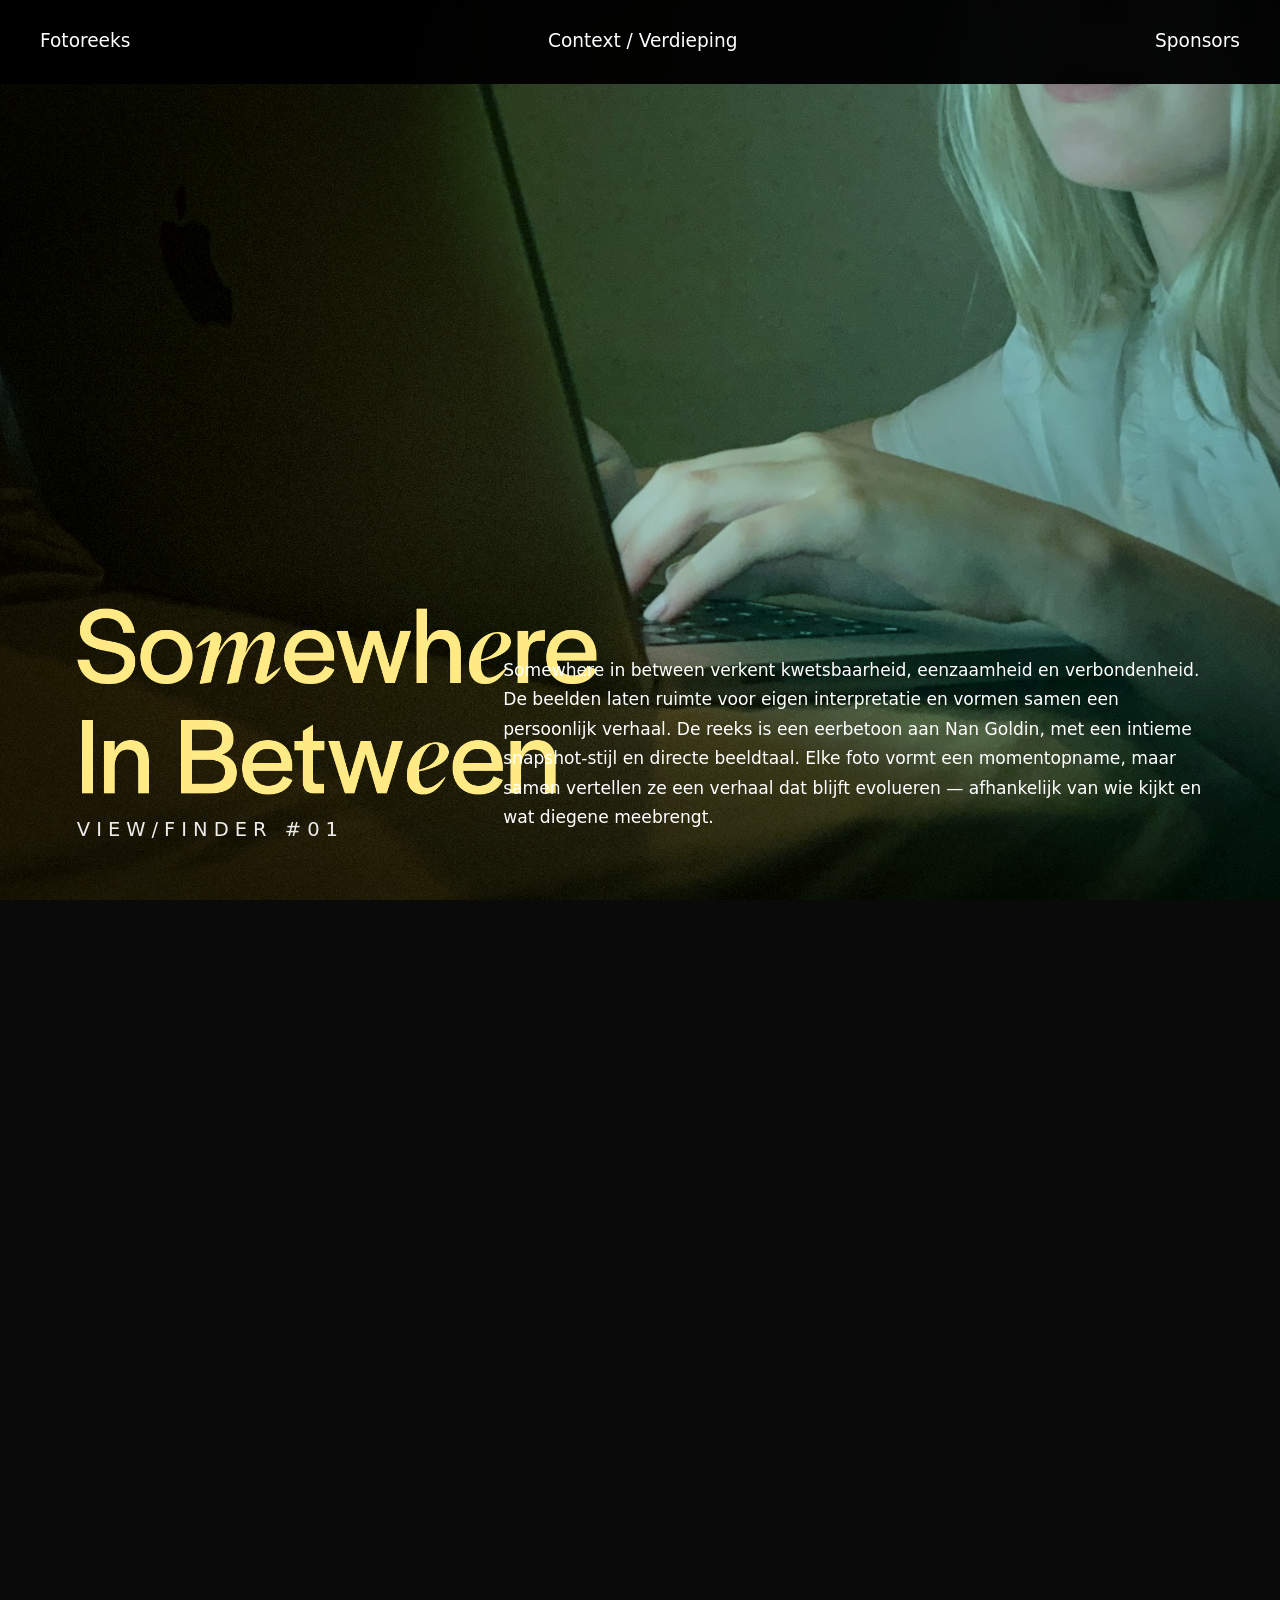
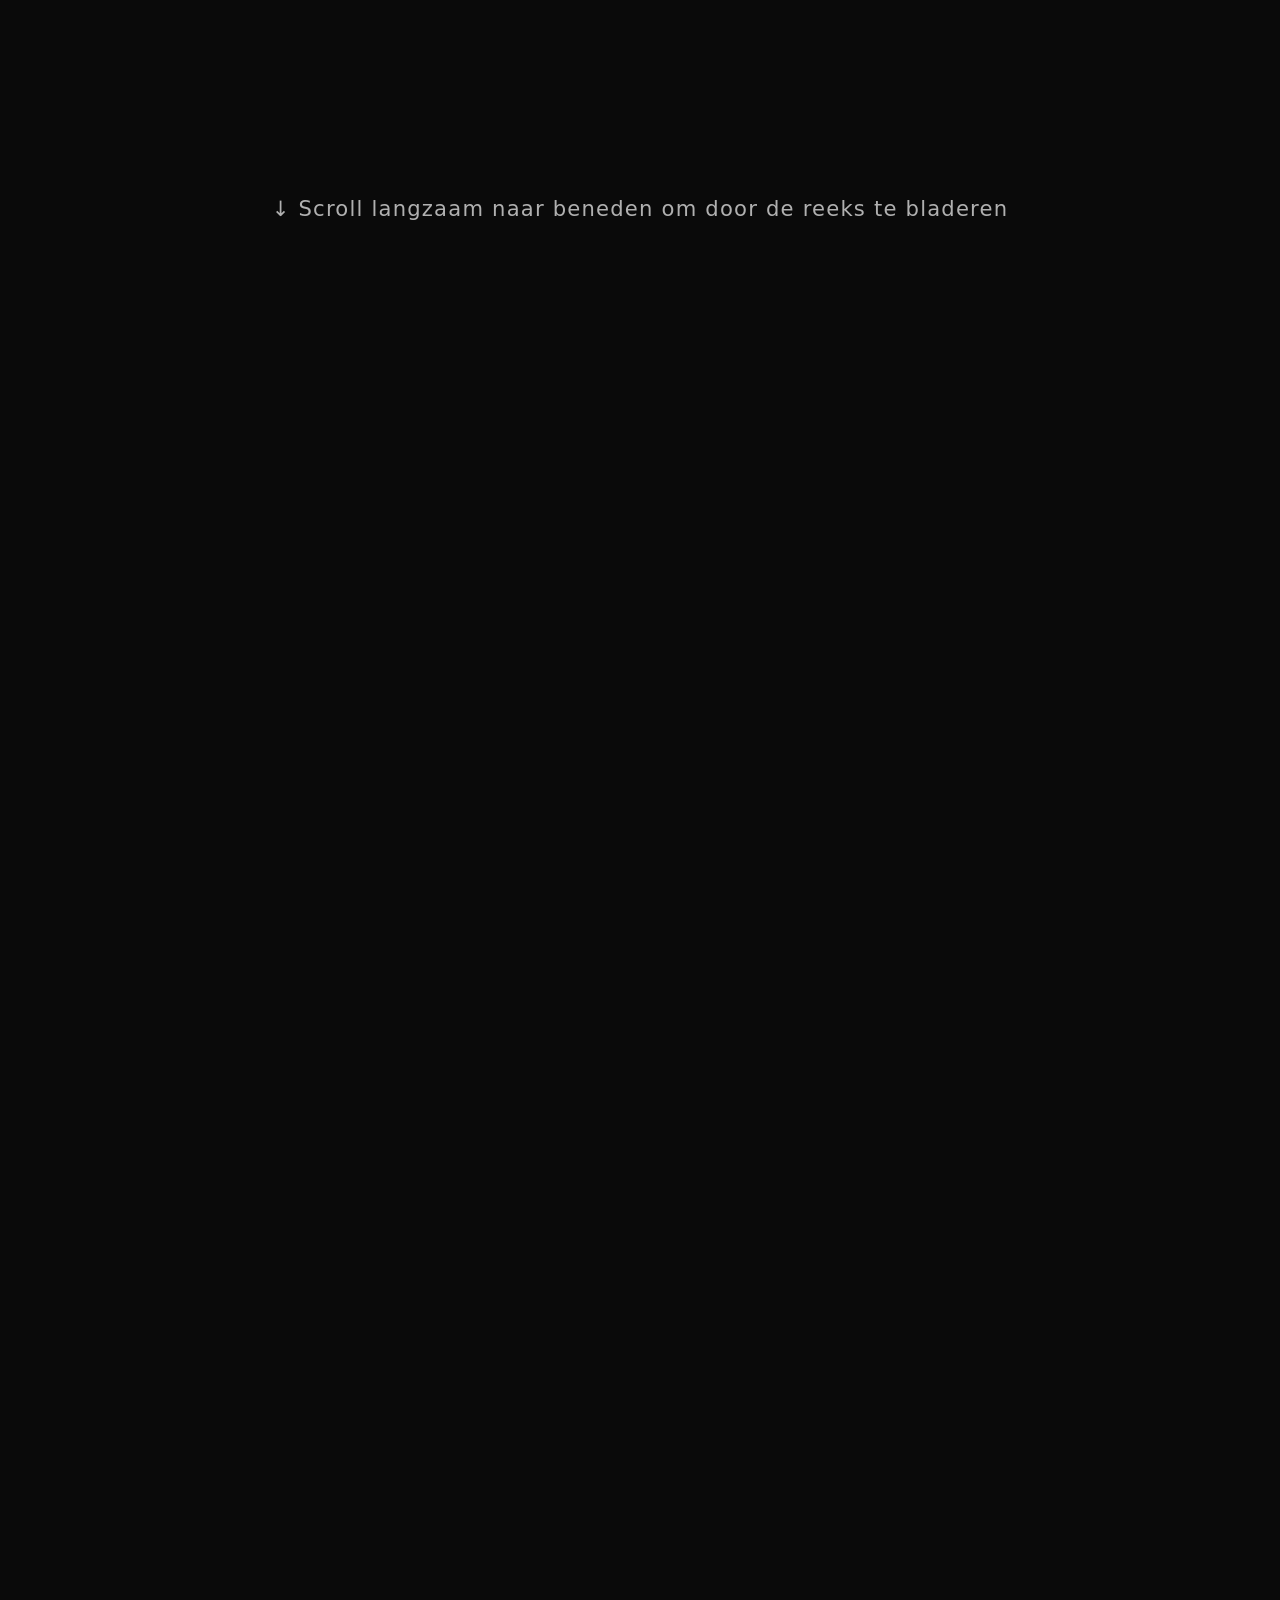
<file: index.html>
<!DOCTYPE html>
<html lang="nl">
<head>
    <meta charset="UTF-8">
    <meta name="viewport" content="width=device-width, initial-scale=1.0">
    <title>Somewhere In Between • VIEW/FINDER #01</title>
    <link rel="stylesheet" href="styles.css">
</head>
<body>
    <!-- NAVIGATIE -->
    <nav class="navbar">
        <!-- Navigatie rechts -->
            <div class="nav-container">
                <a href="fotoreeks.html" class="nav-link">Fotoreeks</a>
                <a href="context.html" class="nav-link">Context / Verdieping</a>
                <a href="sponsors.html" class="nav-link">Sponsors</a>
            </div>
    </nav>

    <!-- FOTO CONTAINER -->
    <div class="photo-container">
        <img src="Foto 1.png" id="main-photo" alt="Somewhere In Between" class="main-photo">
    </div>

    <!-- LOGO + SUBTITLE -->
    <div class="logo-overlay">
        <img src="Logo.png" alt="Somewhere In Between" class="logo">
        <p class="subtitle">VIEW/FINDER #01</p>
    </div>

    <!-- FIXED TEKST -->
    <div class="fixed-text">
        Somewhere in between verkent kwetsbaarheid, eenzaamheid en verbondenheid.
        De beelden laten ruimte voor eigen interpretatie en vormen samen een persoonlijk verhaal. 
        De reeks is een eerbetoon aan Nan Goldin, met een intieme snapshot-stijl en directe beeldtaal. 
        Elke foto vormt een momentopname, maar samen vertellen ze een verhaal dat blijft evolueren — 
        afhankelijk van wie kijkt en wat diegene meebrengt.
    </div>

    <!-- SCROLL INHOUD -->
    <div class="scroll-content">
        <div class="scroll-spacer"></div>
        <div class="hint">
            ↓ Scroll langzaam naar beneden om door de reeks te bladeren
        </div>
    </div>

    <script src="script.js"></script>
</body>
</html>
</file>
<file: styles.css>
/* ==================== HOME PAGINA ==================== */
* {
    margin: 0;
    padding: 0;
    box-sizing: border-box;
}

body {
    font-family: system-ui, -apple-system, BlinkMacSystemFont, 'Segoe UI', Roboto, sans-serif;
    background: #0a0a0a;
    color: #fff;
    overflow-x: hidden;
    line-height: 1.65;
}

/* FOTO CONTAINER */
.photo-container {
    position: fixed;
    top: 0;
    left: 0;
    width: 100%;
    height: 100vh;
    z-index: -1;
}

.main-photo {
    width: 100%;
    height: 100%;
    object-fit: cover;
    transition: opacity 0.4s ease-in-out;
    filter: contrast(1.05);
}

/* LOGO OVERLAY */
.logo-overlay {
    position: fixed;
    bottom: 6%;
    left: 6%;
    z-index: 10;
    pointer-events: none;
}

.logo {
    width: 520px;
    max-width: 74vw;
    height: auto;
}

.subtitle {
    font-size: 1.22rem;
    letter-spacing: 6px;
    margin-top: 10px;
    color: #ffffff;
    opacity: 0.92;
    display: flex;
}

/* FIXED TEKST - geen shadow */
.fixed-text {
    position: fixed;
    bottom: 7.5%;
    right: 6%;
    max-width: 700px;
    z-index: 20;
    font-size: 1.07rem;
    line-height: 1.72;
    color: #ffffff;
    display: flex;
}

/* SCROLL INHOUD - BELANGRIJK: verhoogd voor lage sensitivity */
.scroll-content {
    position: relative;
    z-index: 5;
    min-height: 1250vh;     /* Veel hoger zodat sensitivity 0.5 alle foto's bereikt */
    padding-top: 108vh;
}

.scroll-spacer {
    height: 80vh;
}

.hint {
    text-align: center;
    font-size: 1.32rem;
    opacity: 0.68;
    padding: 100px 0 160px;
    letter-spacing: 1.2px;
}

/* RESPONSIVE */
@media (max-width: 860px) {
    .logo { width: 420px; }
    
    .fixed-text {
        right: 5%;
        left: 5%;
        max-width: none;
        bottom: 6%;
        font-size: 1.02rem;
    }
    
    .logo-overlay {
        bottom: 17%;
        left: 5%;
    }
    
    .nav-container {
        gap: 35px;
    }
}
/* ==================== FOTOREEEKS PAGINA ==================== */

.fotoreeks-page .navbar {
    background: rgba(0, 0, 0, 0.95);
}



/* ==================== GALLERY LAYOUT ==================== */

.gallery-container {
    display: flex;
    min-height: 100vh;
    padding-top: 90px;        /* ruimte onder de navbar */
    background: #000000;
}

.sidebar {
    width: 200px;
    padding: 70px 40px 40px;
    background: #000000;
    flex-shrink: 0;
    border-right: 1px solid #000000;
}

.back-link, .menu-item, .contact-item {
    color: #ddd;
    text-decoration: none;
    font-size: 1.08rem;
    padding: 10px 0;
    display: block;
    transition: color 0.3s;
}

.back-link:hover, .menu-item:hover, .contact-item:hover {
    color: #ffff99;
}

.footer-text {
    margin-top: 380px;
    font-size: 0.93rem;
    color: #ffffff;
    letter-spacing: 2px;
}

/* Gallery Grid */
.gallery-grid {
    flex: 1;
    display: grid;
    grid-template-columns: repeat(auto-fit, minmax(440px, 1fr));
    gap: 14px;
    padding: 40px 50px 80px;
    background: #000000;
}

.gallery-item {
    aspect-ratio: 16 / 10.6;
    overflow: hidden;
    cursor: pointer;
    border-radius: 2px;
}

.gallery-item:hover {
    transform: scale(1.02);
    transition: transform 0.4s ease;
}

.gallery-item img {
    width: 100%;
    height: 100%;
    object-fit: cover;
    transition: transform 0.7s ease;
}

.gallery-item:hover img {
    transform: scale(1.09);
}

/* LIGHTBOX */
.lightbox {
    position: fixed;
    top: 0;
    left: 0;
    width: 100%;
    height: 100%;
    background: rgba(0, 0, 0, 0.96);
    display: none;
    align-items: center;
    justify-content: center;
    z-index: 2000;
}

.lightbox-content {
    position: relative;
    max-width: 92%;
    max-height: 92vh;
    display: flex;
    flex-direction: column;
    align-items: center;
}

#lightbox-image {
    max-height: 78vh;
    max-width: 100%;
    object-fit: contain;
    transition: opacity 0.4s ease;   /* extra zekerheid */
}

.lightbox-caption {
    margin-top: 20px;
    max-width: 800px;
    text-align: center;
    font-size: 1.1rem;
    line-height: 1.6;
    color: #ddd;
    padding: 0 20px;
}

.close-btn {
    position: absolute;
    top: -50px;
    right: 20px;
    background: none;
    border: none;
    color: #fff;
    font-size: 42px;
    cursor: pointer;
    opacity: 0.7;
}

.close-btn:hover {
    opacity: 1;
}


.prev-btn { left: -80px; }
.next-btn { right: -80px; }

.nav-btn:hover {
    opacity: 1;
    background: rgba(255,235,59,0.2);
}

/* ==================== NAVIGATIE - VOLLEDIGE BREEDTE ==================== */

.navbar {
    position: fixed;
    top: 0;
    left: 0;
    width: 100%;
    padding: 28px;
    background: rgba(0, 0, 0, 0.96);
    backdrop-filter: blur(12px);
    z-index: 1000;
    border-bottom: 1px solid rgba(0, 0, 0, 0.1);
}

.nav-container {
    max-width: 1440px;
    margin: 0;
    display: flex;
    justify-content: right;
    width: 100%;
    gap: 48px
}

.logo-nav {
    display: right;
}

.nav-logo {
    height: 52px;           /* Pas aan indien nodig */
    width: auto;
    filter: drop-shadow(0 4px 10px rgba(0,0,0,0.5));
}

.nav-links {
    display: flex;
    gap: 50px;
}

.nav-link {
    color: #fff;
    text-decoration: none;
    font-size: 1.16rem;
    font-weight: 500;
    transition: all 0.3s ease;
    position: relative;
}

.nav-link:hover {
    color: #ffff99;
    transform: translateY(-2px);
}


/* ==================== FOTOREEEKS SPECIFIEK (rest blijft hetzelfde) ==================== */

.fotoreeks-page .navbar {
    background: rgba(0, 0, 0, 0.96);
}

/* Zorg dat logo-nav niet te groot wordt op mobiel */
@media (max-width: 860px) {
    .nav-logo {
        height: 48px;
    }
    
    .nav-links {
        gap: 30px;
    }
}
/* Aanpassingen voor exacte match met screenshot */
.gallery-container {
    display: flex;
    min-height: 100vh;
    padding-top: 95px;        /* ruimte onder navbar */
    background: #000000;
}

.sidebar {
    width: 260px;
    padding: 80px 45px 40px;
    background: #000000;
    flex-shrink: 0;
    border-right: 1px solid #000000;
}

.gallery-grid {
    flex: 1;
    display: grid;
    grid-template-columns: repeat(3, 1fr);   /* exact 3 kolommen */
    grid-template-rows: repeat(2, auto);     /* 2 rijen */
    gap: 16px;
    padding: 45px 55px 80px;
    background: #000000;
}

.gallery-item {
    aspect-ratio: 16 / 10.8;   /* past beter bij je foto's */
    overflow: hidden;
    cursor: pointer;
}

.gallery-item img {
    width: 100%;
    height: 100%;
    object-fit: cover;
    transition: transform 0.6s ease;
}

.gallery-item:hover img {
    transform: scale(1.08);
}

/* Active link in navbar (gele lijn) */
.nav-link.active {
    color: #ffff99;
    position: relative;
}

.nav-link.active::after {
    content: '';
    position: absolute;
    bottom: 22px;
    left: 0;
    width: 100%;
    height: 2px;
    background: #ffff99;
}

/* Kleinere aanpassingen voor betere match */
.navbar {
    padding: 26px 40px;
}

.nav-container {
    max-width: 1600px;
    margin: 0 auto;
    justify-content: space-between;   /* logo links, links rechts */
}
/* ==================== VERBETERDE LIGHTBOX PIJLEN ==================== */

.nav-btn {
    position: absolute;
    top: 50%;
    transform: translateY(-50%);
    background: rgba(0, 0, 0, 0.6);
    color: white;
    border: none;
    width: 65px;
    height: 65px;
    border-radius: 50%;
    display: flex;
    align-items: center;
    justify-content: center;
    cursor: pointer;
    transition: all 0.3s ease;
    z-index: 10;
    box-shadow: 0 4px 15px rgba(0, 0, 0, 0.5);
}

.nav-btn:hover {
    background: rgba(227, 209, 122, 0.85);   /* jouw gele/gouden kleur */
    color: black;
    transform: translateY(-50%) scale(1.1);
    box-shadow: 0 8px 25px rgba(227, 209, 122, 0.4);
}

.nav-btn span {
    transition: transform 0.3s ease;
}

.nav-btn:hover span {
    transform: scale(1.2);
}

/* Posities */
.prev-btn {
    left: -30px;
}

.next-btn {
    right: -30px;
}

/* Extra polish: iets grotere klikgebied + betere zichtbaarheid */
.nav-btn:active {
    transform: translateY(-50%) scale(0.95);
}

/* Responsive: op kleine schermen kleiner maken */
@media (max-width: 768px) {
    .nav-btn {
        width: 50px;
        height: 50px;
    }
    
    .prev-btn { left: -15px; }
    .next-btn { right: -15px; }
}
</file>
